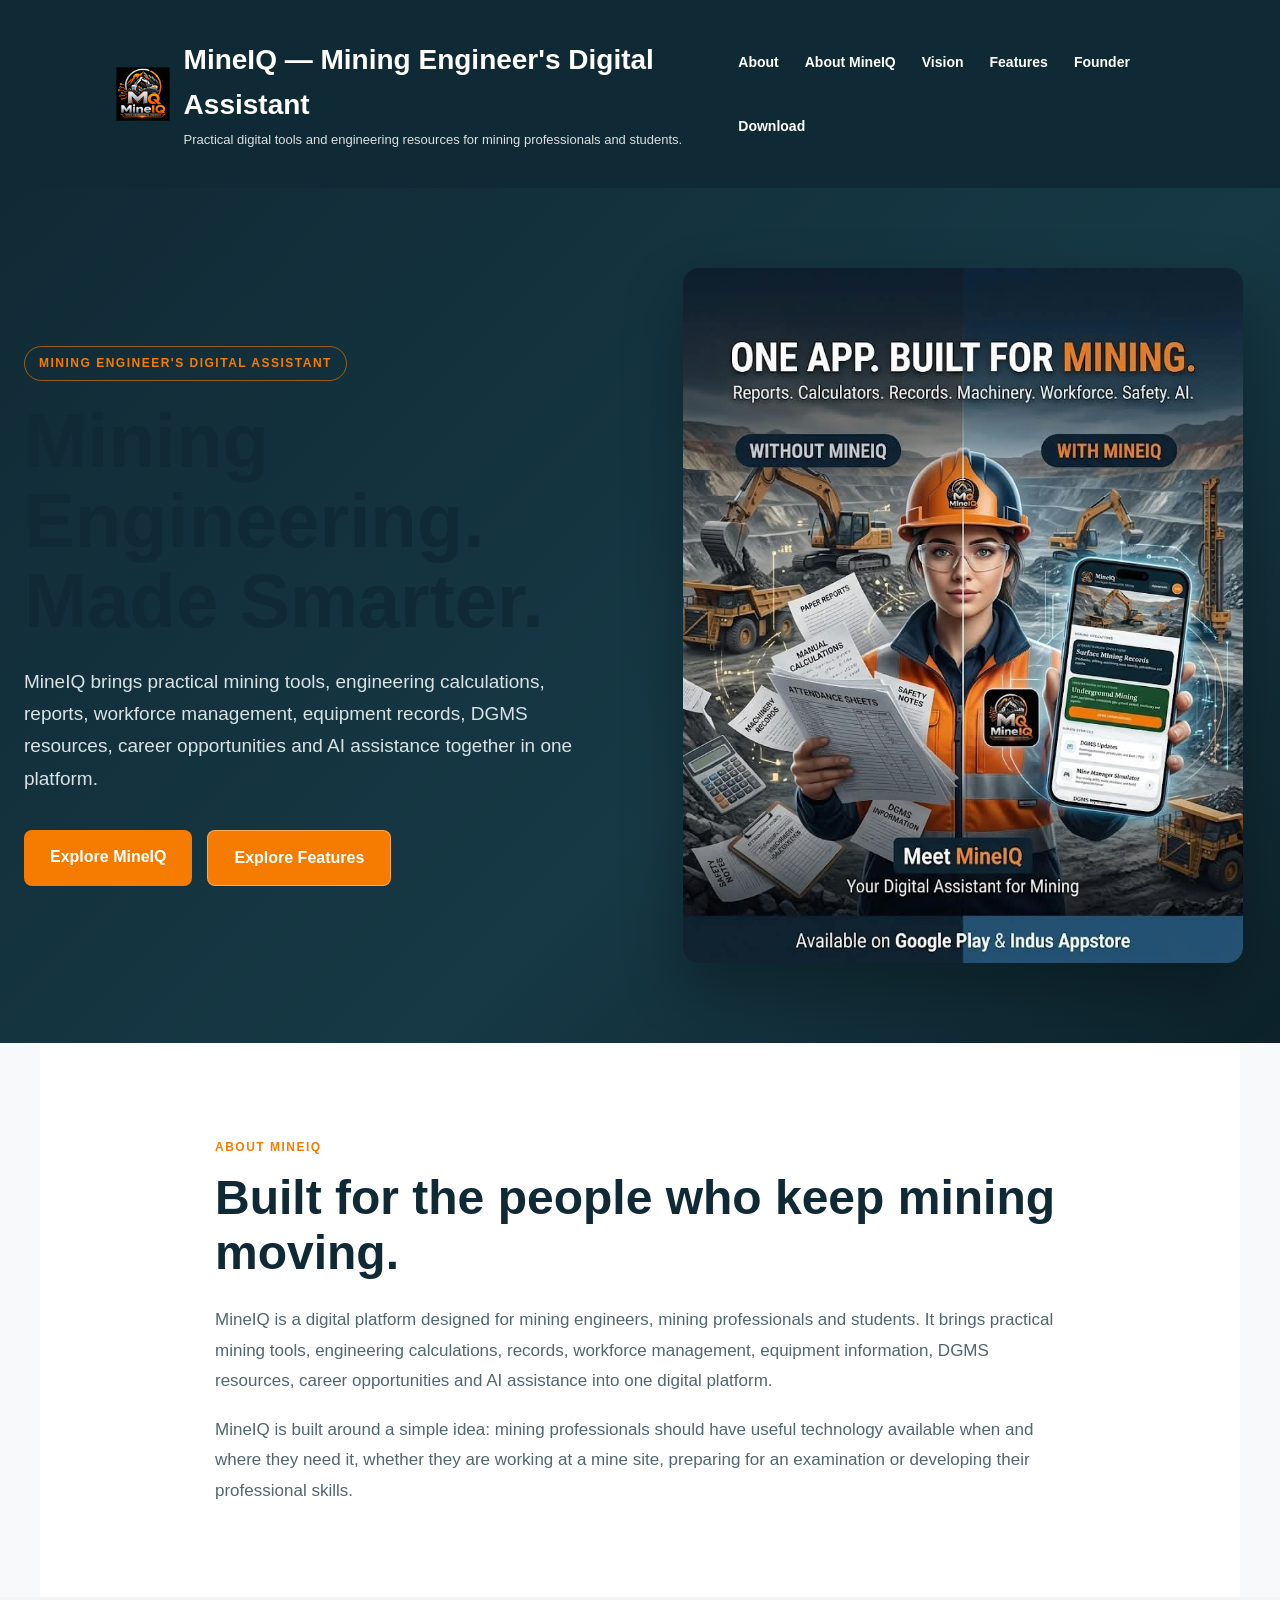
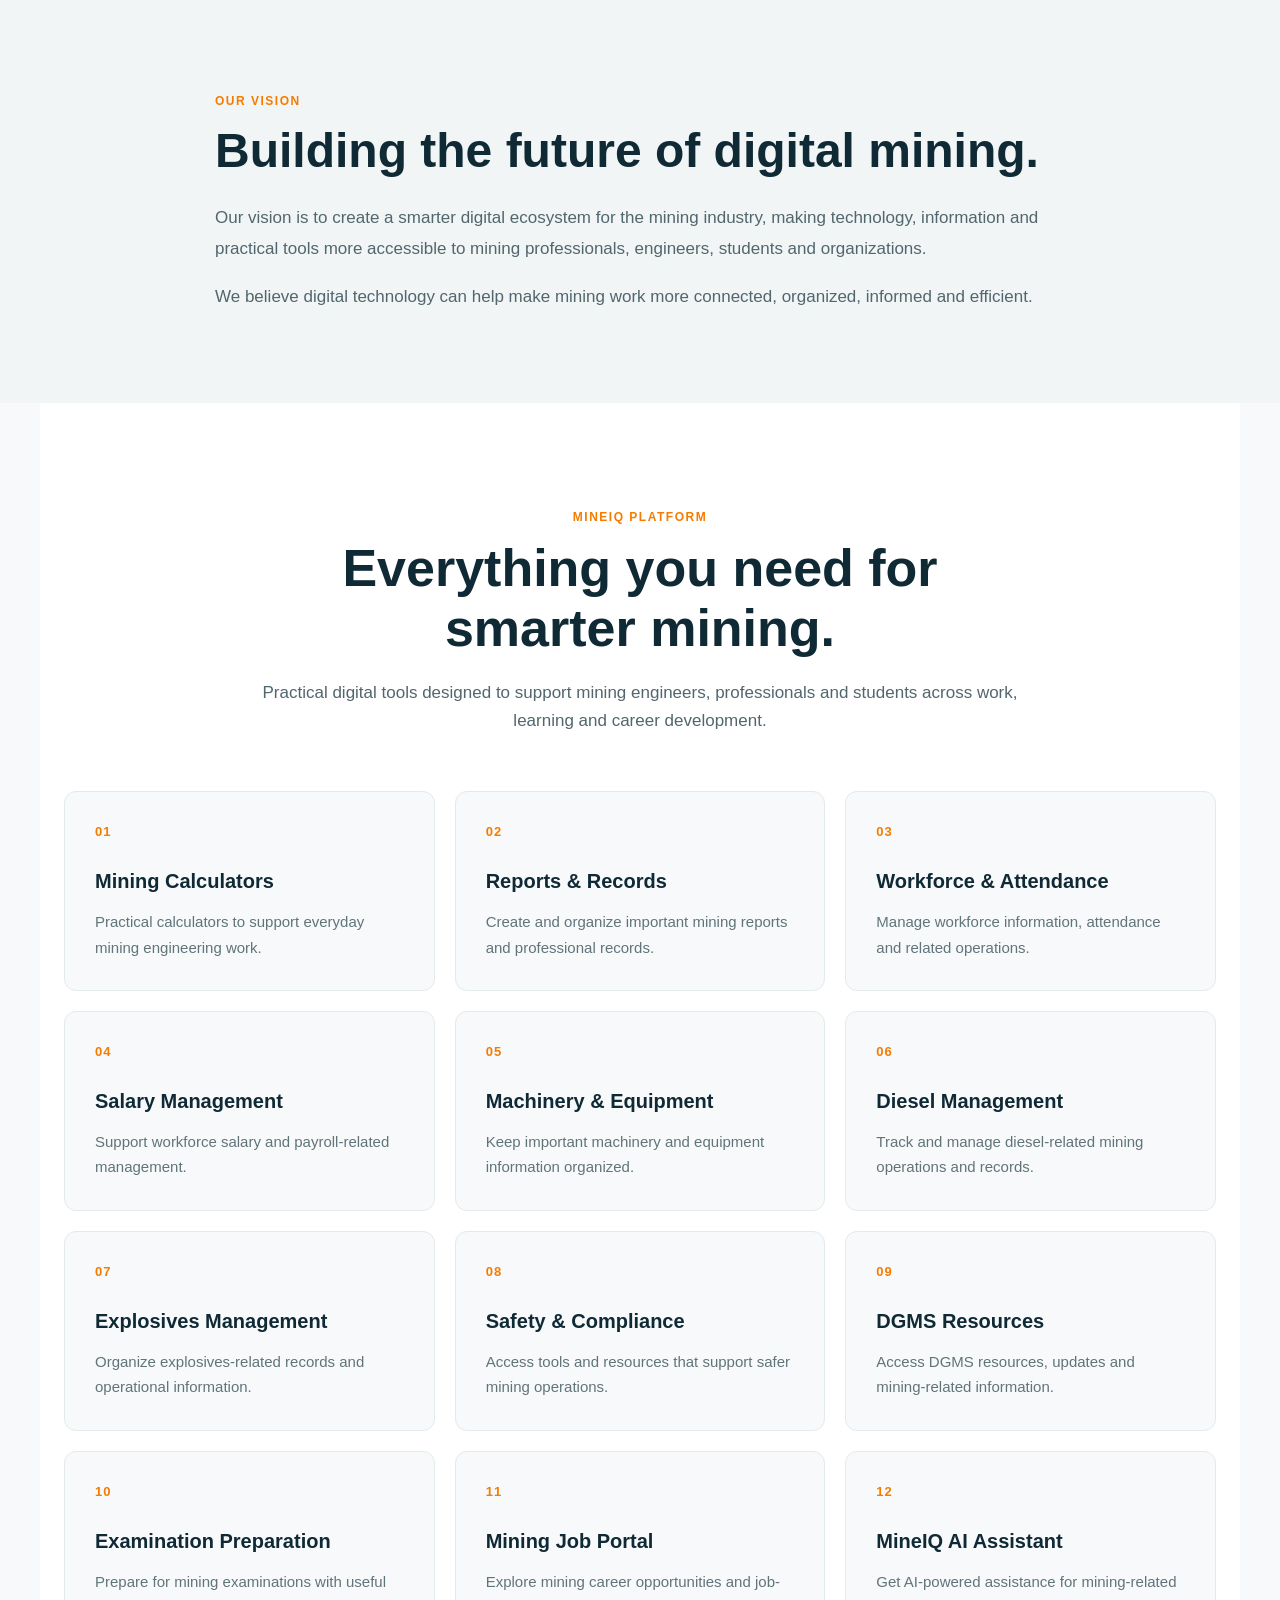
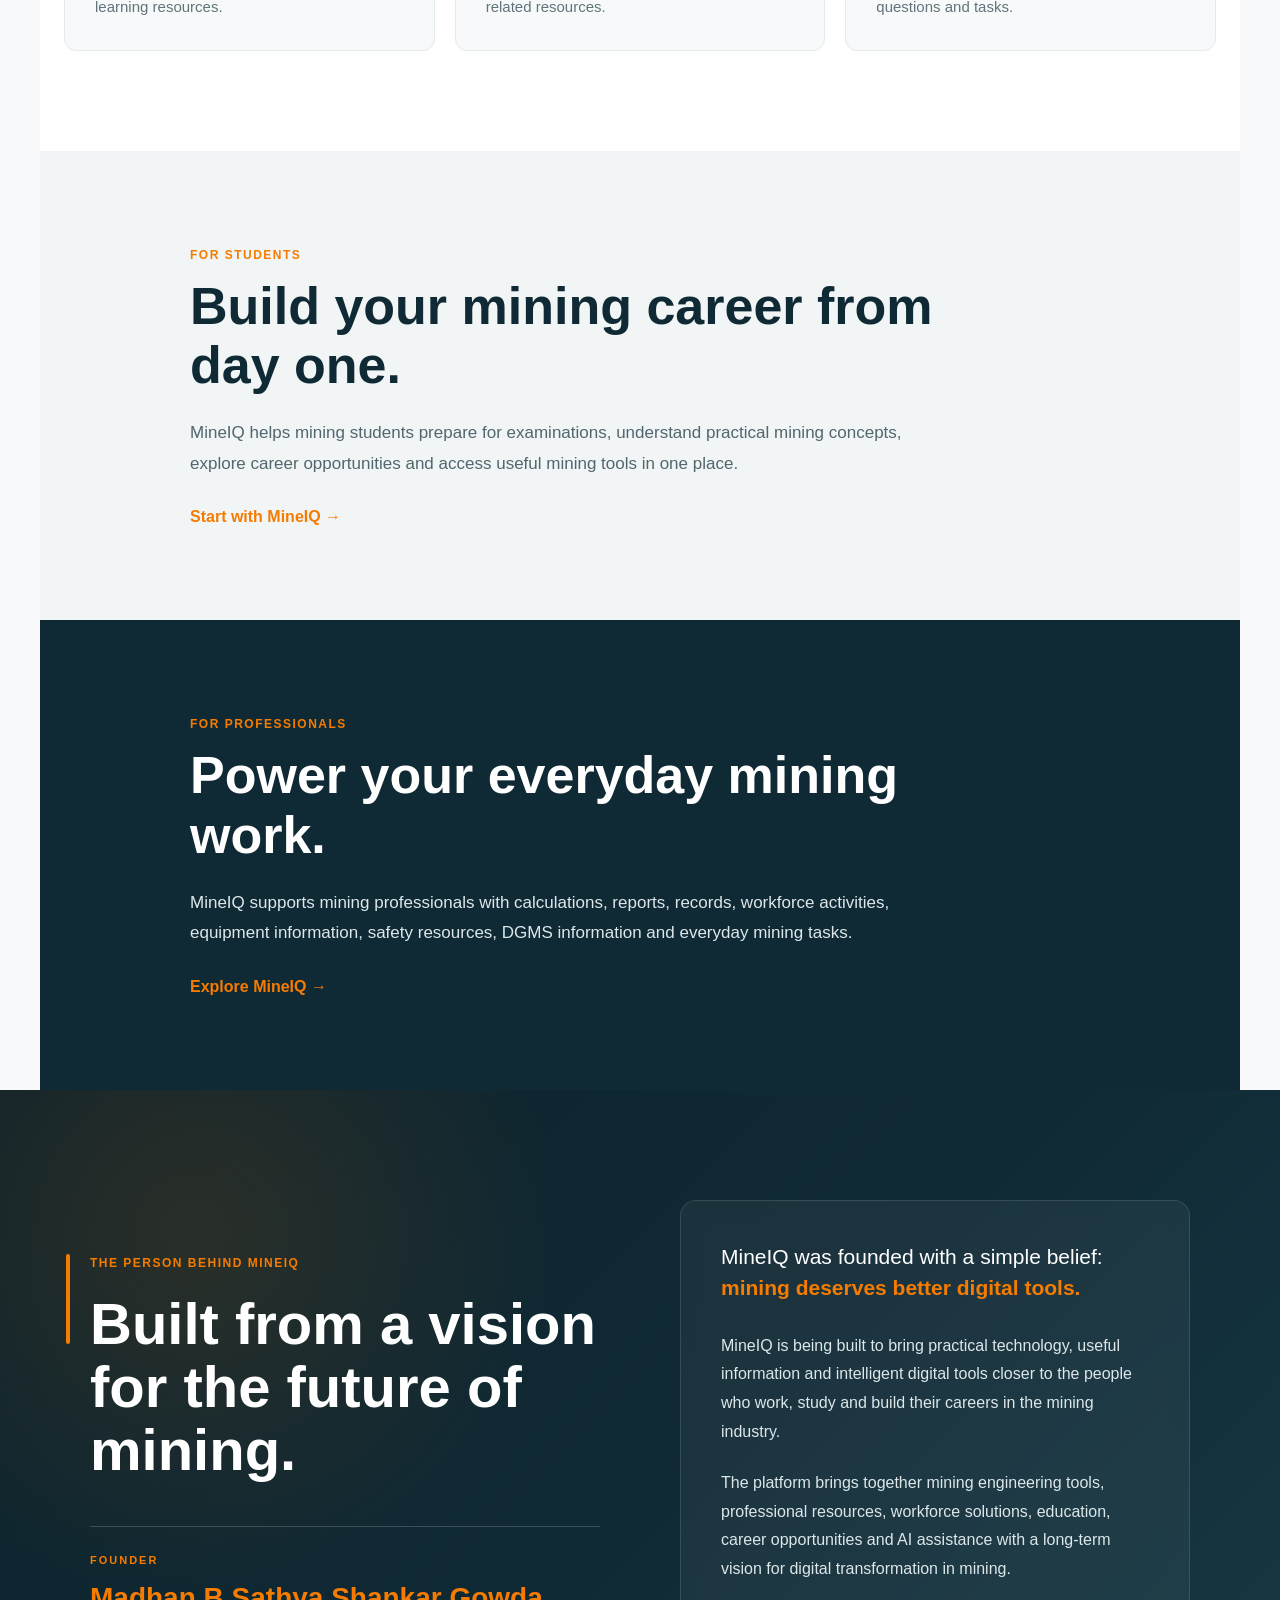
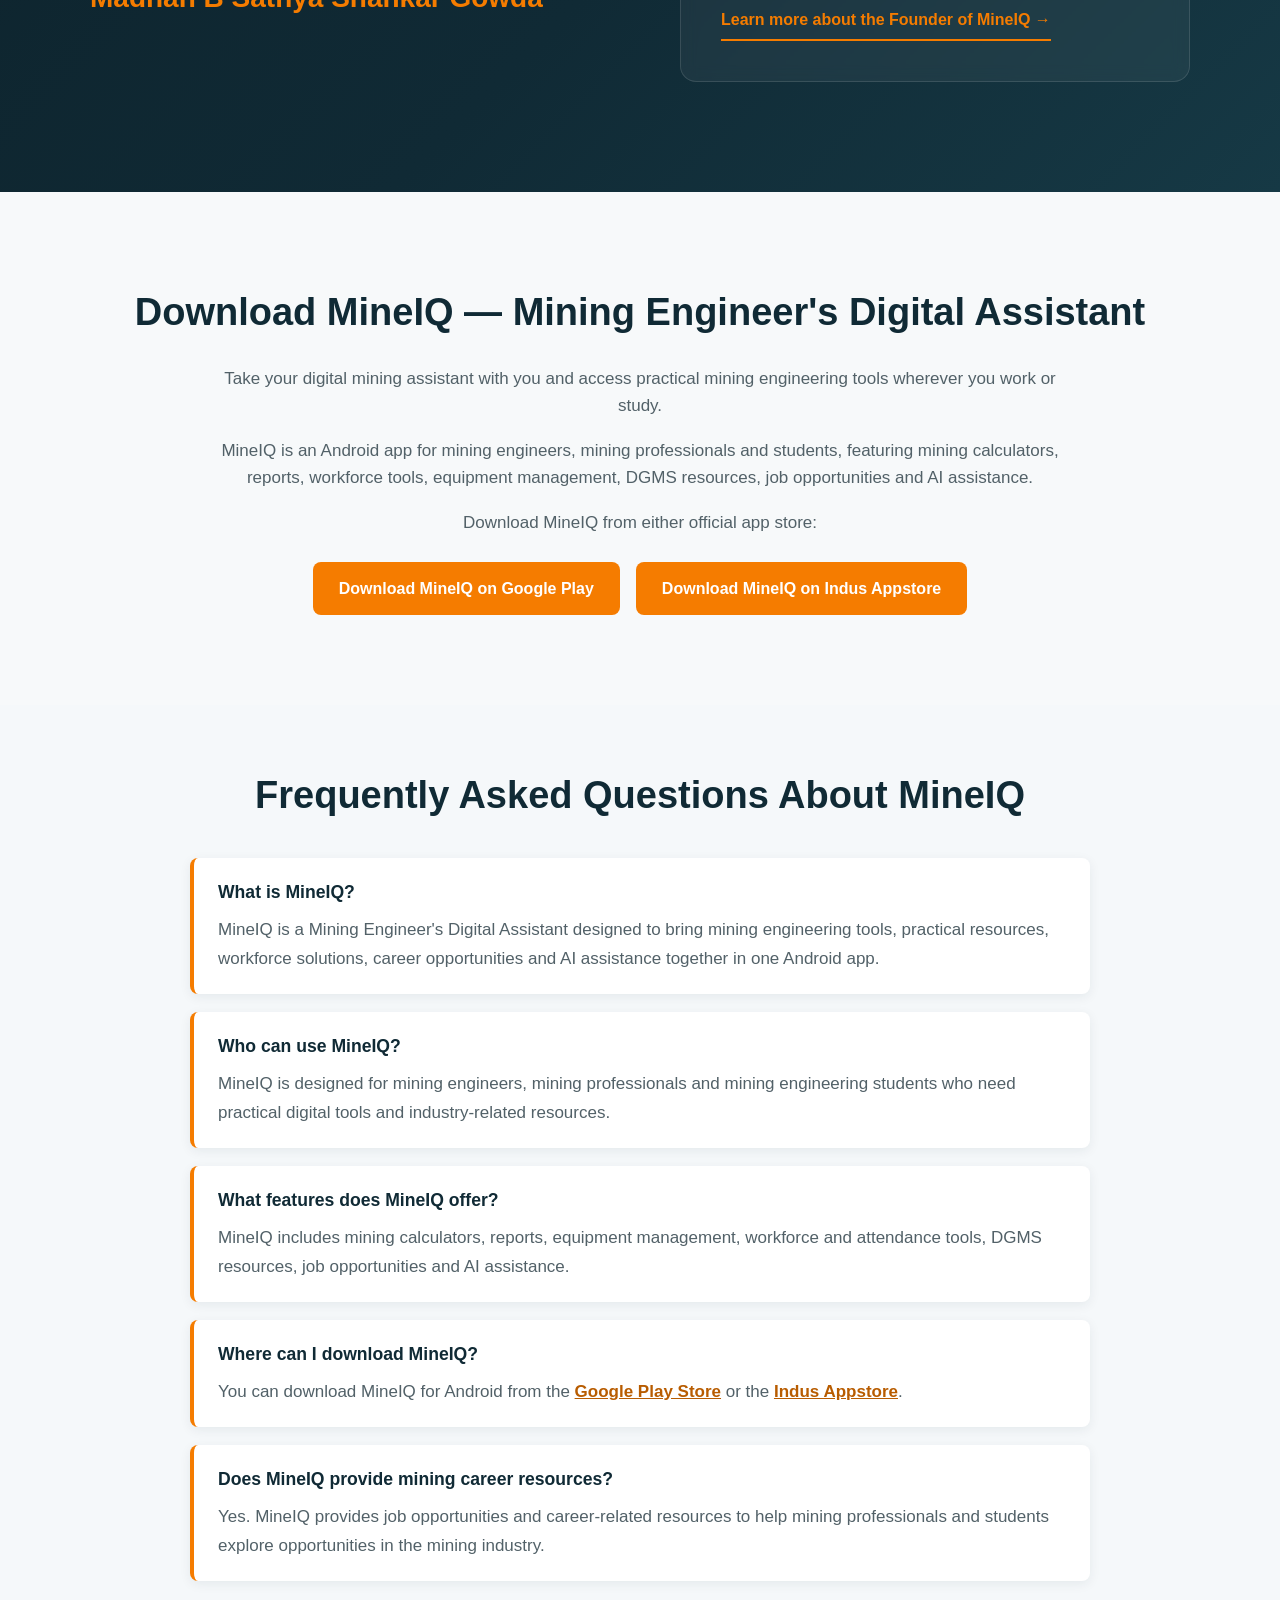
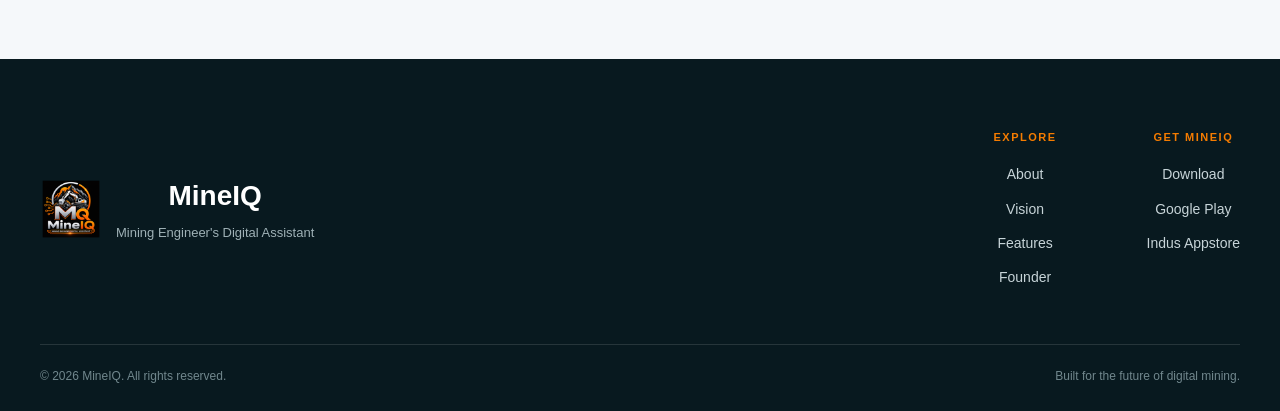
<file: index.html>
<!DOCTYPE html>
<html lang="en">
<head>
    <meta name="google-site-verification" content="JLLKPLL1RhQAv298eK2ovdmrZ_ZC0Y5gf6eBC6UBMGE">

    <meta charset="UTF-8">
    <meta name="viewport" content="width=device-width, initial-scale=1.0">
    <meta name="theme-color" content="#102a35">

    <title>MineIQ | Mining Engineer's Digital Assistant</title>

    <meta name="description" content="MineIQ is a Mining Engineer's Digital Assistant for mining engineers, professionals and students, offering mining calculators, reports, workforce tools, equipment management, DGMS resources, jobs and AI assistance.">

    <meta name="keywords" content="MineIQ, mining app, mining engineering, mining engineer, mining calculator, DGMS, mining jobs, mining AI, mining students">
    <meta name="author" content="MineIQ">
    <meta name="robots" content="index, follow">

    <link rel="canonical" href="https://officialmineiq-dotcom.github.io/mineiq-website/">

    <meta property="og:type" content="website">
    <meta property="og:site_name" content="MineIQ">
    <meta property="og:title" content="MineIQ | Mining Engineer's Digital Assistant">
    <meta property="og:description" content="Explore MineIQ's mining calculators, engineering resources, workforce tools, equipment management, DGMS resources, jobs and AI assistance.">
    <meta property="og:url" content="https://officialmineiq-dotcom.github.io/mineiq-website/">
    <meta property="og:image" content="https://officialmineiq-dotcom.github.io/mineiq-website/images/mineiq-logo.png">
    <meta property="og:image:alt" content="MineIQ — Mining Engineer's Digital Assistant logo">

    <meta name="twitter:card" content="summary_large_image">
    <meta name="twitter:title" content="MineIQ | Mining Engineer's Digital Assistant">
    <meta name="twitter:description" content="Mining calculators, engineering resources, workforce tools, DGMS resources, jobs and AI assistance in one platform.">
    <meta name="twitter:image" content="https://officialmineiq-dotcom.github.io/mineiq-website/images/mineiq-logo.png">
    <meta name="twitter:image:alt" content="MineIQ — Mining Engineer's Digital Assistant logo">

<link rel="icon" type="image/png" href="images/mineiq-logo.png">
<link rel="stylesheet" href="style.css">
</head>

<body>

    <header>
    <div class="header-content">

        <a href="#hero" class="brand">
            <img src="images/mineiq-logo.png" alt="MineIQ — Mining Engineer's Digital Assistant">
            <div>
               <h1>MineIQ — Mining Engineer's Digital Assistant</h1>
<p>Practical digital tools and engineering resources for mining professionals and students.</p>

            </div>
        </a>

       
<nav>
    <a href="#about">About</a>
    <a href="about.html">About MineIQ</a>
    <a href="#vision">Vision</a>
    <a href="#features">Features</a>
    <a href="about.html#founder">Founder</a>
    <a href="#download">Download</a>
</nav>

    </div>
</header>

    <main>

      <section id="hero">

    <div class="hero-layout">

        <div class="hero-content">

            <span class="hero-label">MINING ENGINEER'S DIGITAL ASSISTANT</span>

            <h2>Mining Engineering.<br>Made Smarter.</h2>

            <p>
                MineIQ brings practical mining tools, engineering calculations,
                reports, workforce management, equipment records, DGMS resources,
                career opportunities and AI assistance together in one platform.
            </p>

            <div class="hero-buttons">

                <a href="#download" class="hero-primary">
                    Explore MineIQ
                </a>

                <a href="#features" class="hero-secondary">
                    Explore Features
                </a>

            </div>

        </div>

        <div class="hero-visual">

            <img
    src="images/mineiq-without-with.jpeg"
    alt="Comparison illustrating how MineIQ helps mining engineers access digital mining tools and engineering resources"
>

        </div>

    </div>

</section>

      <section id="about">

    <div class="section-content">

        <span class="section-label">ABOUT MINEIQ</span>

        <h2>Built for the people who keep mining moving.</h2>

        <p>
            MineIQ is a digital platform designed for mining engineers,
            mining professionals and students. It brings practical mining
            tools, engineering calculations, records, workforce management,
            equipment information, DGMS resources, career opportunities
            and AI assistance into one digital platform.
        </p>

        <p>
            MineIQ is built around a simple idea: mining professionals
            should have useful technology available when and where they
            need it, whether they are working at a mine site, preparing
            for an examination or developing their professional skills.
        </p>

    </div>

</section>


<section id="vision">

    <div class="section-content">

        <span class="section-label">OUR VISION</span>

        <h2>Building the future of digital mining.</h2>

        <p>
            Our vision is to create a smarter digital ecosystem for the
            mining industry, making technology, information and practical
            tools more accessible to mining professionals, engineers,
            students and organizations.
        </p>

        <p>
            We believe digital technology can help make mining work more
            connected, organized, informed and efficient.
        </p>

    </div>

</section>


      <section id="features">

    <div class="features-header">

        <span class="section-label">MINEIQ PLATFORM</span>

        <h2>Everything you need for smarter mining.</h2>

        <p>
            Practical digital tools designed to support mining engineers,
            professionals and students across work, learning and career development.
        </p>

    </div>

    <div class="feature-grid">

        <div class="feature-card">
            <div class="feature-number">01</div>
            <h3>Mining Calculators</h3>
            <p>Practical calculators to support everyday mining engineering work.</p>
        </div>

        <div class="feature-card">
            <div class="feature-number">02</div>
            <h3>Reports & Records</h3>
            <p>Create and organize important mining reports and professional records.</p>
        </div>

        <div class="feature-card">
            <div class="feature-number">03</div>
            <h3>Workforce & Attendance</h3>
            <p>Manage workforce information, attendance and related operations.</p>
        </div>

        <div class="feature-card">
            <div class="feature-number">04</div>
            <h3>Salary Management</h3>
            <p>Support workforce salary and payroll-related management.</p>
        </div>

        <div class="feature-card">
            <div class="feature-number">05</div>
            <h3>Machinery & Equipment</h3>
            <p>Keep important machinery and equipment information organized.</p>
        </div>

        <div class="feature-card">
            <div class="feature-number">06</div>
            <h3>Diesel Management</h3>
            <p>Track and manage diesel-related mining operations and records.</p>
        </div>

        <div class="feature-card">
            <div class="feature-number">07</div>
            <h3>Explosives Management</h3>
            <p>Organize explosives-related records and operational information.</p>
        </div>

        <div class="feature-card">
            <div class="feature-number">08</div>
            <h3>Safety & Compliance</h3>
            <p>Access tools and resources that support safer mining operations.</p>
        </div>

        <div class="feature-card">
            <div class="feature-number">09</div>
            <h3>DGMS Resources</h3>
            <p>Access DGMS resources, updates and mining-related information.</p>
        </div>

        <div class="feature-card">
            <div class="feature-number">10</div>
            <h3>Examination Preparation</h3>
            <p>Prepare for mining examinations with useful learning resources.</p>
        </div>

        <div class="feature-card">
            <div class="feature-number">11</div>
            <h3>Mining Job Portal</h3>
            <p>Explore mining career opportunities and job-related resources.</p>
        </div>

        <div class="feature-card">
            <div class="feature-number">12</div>
            <h3>MineIQ AI Assistant</h3>
            <p>Get AI-powered assistance for mining-related questions and tasks.</p>
        </div>

    </div>

</section>

        <section id="students">

    <div class="audience-card">

        <span class="section-label">FOR STUDENTS</span>

        <h2>Build your mining career from day one.</h2>

        <p>
            MineIQ helps mining students prepare for examinations,
            understand practical mining concepts, explore career
            opportunities and access useful mining tools in one place.
        </p>

        <a href="#download" class="audience-link">
            Start with MineIQ →
        </a>

    </div>

</section>


<section id="professionals">

    <div class="audience-card">

        <span class="section-label">FOR PROFESSIONALS</span>

        <h2>Power your everyday mining work.</h2>

        <p>
            MineIQ supports mining professionals with calculations,
            reports, records, workforce activities, equipment information,
            safety resources, DGMS information and everyday mining tasks.
        </p>

        <a href="#download" class="audience-link">
            Explore MineIQ →
        </a>

    </div>

</section>

      <section id="founder">

    <div class="founder-wrapper">

        <div class="founder-intro">

            <span class="section-label">THE PERSON BEHIND MINEIQ</span>

            <h2>Built from a vision for the future of mining.</h2>

            <div class="founder-name">
                <span>FOUNDER</span>
                <h3>Madhan B Sathya Shankar Gowda</h3>
            </div>

        </div>

        <div class="founder-content">

            <p class="founder-lead">
                MineIQ was founded with a simple belief:
                <strong>mining deserves better digital tools.</strong>
            </p>

            <p>
                MineIQ is being built to bring practical technology,
                useful information and intelligent digital tools closer
                to the people who work, study and build their careers
                in the mining industry.
            </p>

            <p>
                The platform brings together mining engineering tools,
                professional resources, workforce solutions, education,
                career opportunities and AI assistance with a long-term
                vision for digital transformation in mining.
            </p>
           
     <p class="founder-profile-link">
    <a href="about.html#founder">
        Learn more about the Founder of MineIQ →
    </a>
</p>

        </div>

    </div>

</section>

      <section id="download">

    <h2>Download MineIQ — Mining Engineer's Digital Assistant</h2>

    <p>
        Take your digital mining assistant with you and access
        practical mining engineering tools wherever you work or study.
    </p>

    <p>
        MineIQ is an Android app for mining engineers, mining professionals
        and students, featuring mining calculators, reports, workforce tools,
        equipment management, DGMS resources, job opportunities and AI assistance.
    </p>

    <p>
        Download MineIQ from either official app store:
    </p>

    <div class="download-buttons">

        <a
            href="https://play.google.com/store/apps/details?id=com.mineiq.miningassistant"
            class="download-button"
            target="_blank"
            rel="noopener noreferrer"
        >
            Download MineIQ on Google Play
        </a>

        <a
            href="https://indusapp.store/iy4x8r87"
            class="download-button"
            target="_blank"
            rel="noopener noreferrer"
        >
            Download MineIQ on Indus Appstore
        </a>

    </div>

</section>

    </main>

   
<section id="faq">
    <h2>Frequently Asked Questions About MineIQ</h2>

    <div class="faq-item">
        <h3>What is MineIQ?</h3>
        <p>MineIQ is a Mining Engineer's Digital Assistant designed to bring mining engineering tools, practical resources, workforce solutions, career opportunities and AI assistance together in one Android app.</p>
    </div>

    <div class="faq-item">
        <h3>Who can use MineIQ?</h3>
        <p>MineIQ is designed for mining engineers, mining professionals and mining engineering students who need practical digital tools and industry-related resources.</p>
    </div>

    <div class="faq-item">
        <h3>What features does MineIQ offer?</h3>
        <p>MineIQ includes mining calculators, reports, equipment management, workforce and attendance tools, DGMS resources, job opportunities and AI assistance.</p>
    </div>

    <div class="faq-item">
        <h3>Where can I download MineIQ?</h3>
        <p>You can download MineIQ for Android from the <a href="https://play.google.com/store/apps/details?id=com.mineiq.miningassistant" target="_blank" rel="noopener noreferrer">Google Play Store</a> or the <a href="https://indusapp.store/iy4x8r87" target="_blank" rel="noopener noreferrer">Indus Appstore</a>.</p>
    </div>

    <div class="faq-item">
        <h3>Does MineIQ provide mining career resources?</h3>
        <p>Yes. MineIQ provides job opportunities and career-related resources to help mining professionals and students explore opportunities in the mining industry.</p>
    </div>
</section>


    <footer>

    <div class="footer-content">

        <div class="footer-brand">

            <img
                src="images/mineiq-logo.png"
                 alt="MineIQ — Mining Engineer's Digital Assistant"
            >

            <div>
                <h2>MineIQ</h2>
                <p>Mining Engineer's Digital Assistant</p>
            </div>

        </div>

        <div class="footer-links">

            <div>
                <span>EXPLORE</span>
                <a href="#about">About</a>
                <a href="#vision">Vision</a>
                <a href="#features">Features</a>
                <a href="#founder">Founder</a>
            </div>

            <div>
                <span>GET MINEIQ</span>
                <a href="#download">Download</a>
                <a
                    href="https://play.google.com/store/apps/details?id=com.mineiq.miningassistant"
                    target="_blank"
                    rel="noopener"
                >
                    Google Play
                </a>
                <a
                    href="https://indusapp.store/iy4x8r87"
                    target="_blank"
                    rel="noopener"
                >
                    Indus Appstore
                </a>
            </div>

        </div>

    </div>

    <div class="footer-bottom">

        <p>
            &copy; 2026 MineIQ. All rights reserved.
        </p>

        <p>
            Built for the future of digital mining.
        </p>

    </div>

</footer>

<script>
    const revealElements = document.querySelectorAll(
        "#about, #vision, #features, #students, #professionals, #founder, #download"
    );

    revealElements.forEach(element => {
        element.classList.add("reveal");
    });

    const revealObserver = new IntersectionObserver(
        entries => {
            entries.forEach(entry => {
                if (entry.isIntersecting) {
                    entry.target.classList.add("visible");
                    revealObserver.unobserve(entry.target);
                }
            });
        },
        {
            threshold: 0.15
        }
    );

    revealElements.forEach(element => {
        revealObserver.observe(element);
    });
</script>


<script type="application/ld+json">
{
  "@context": "https://schema.org",
  "@type": "Organization",
  "@id": "https://officialmineiq-dotcom.github.io/mineiq-website/#organization",
  "name": "MineIQ",
  "url": "https://officialmineiq-dotcom.github.io/mineiq-website/",
  "logo": "https://officialmineiq-dotcom.github.io/mineiq-website/images/mineiq-logo.png",
  "description": "MineIQ is a Mining Engineer's Digital Assistant for mining engineers, mining professionals and students.",
  "founder": {
    "@type": "Person",
    "@id": "https://officialmineiq-dotcom.github.io/mineiq-website/about.html#founder",
    "name": "Madhan B Sathya Shankar Gowda",
    "jobTitle": "Founder of MineIQ",
    "url": "https://officialmineiq-dotcom.github.io/mineiq-website/about.html#founder",
    "image": "https://officialmineiq-dotcom.github.io/mineiq-website/images/Founder.png",
    "sameAs": [
        "https://www.linkedin.com/in/madhan-b-sathya-shankar-gowda-945483428/"
    ]
},

  "sameAs": [
    "https://www.linkedin.com/in/madhan-b-sathya-shankar-gowda-945483428/",
    "https://www.instagram.com/mineiqofficial/"
  ]
}
</script>


<script type="application/ld+json">
{
  "@context": "https://schema.org",
  "@type": "WebSite",
  "@id": "https://officialmineiq-dotcom.github.io/mineiq-website/#website",
  "name": "MineIQ",
  "url": "https://officialmineiq-dotcom.github.io/mineiq-website/",
  "description": "MineIQ — Mining Engineer's Digital Assistant for mining professionals and students.",
  "publisher": {
    "@id": "https://officialmineiq-dotcom.github.io/mineiq-website/#organization"
  },
  "inLanguage": "en"
}
</script>


<script type="application/ld+json">
{
  "@context": "https://schema.org",
  "@type": "SoftwareApplication",
  "name": "MineIQ",
  "applicationCategory": "BusinessApplication",
  "operatingSystem": "Android",
  "description": "MineIQ is a Mining Engineer's Digital Assistant offering mining calculators, reports, workforce and attendance tools, equipment management, DGMS resources, job opportunities and AI assistance.",
  "url": "https://officialmineiq-dotcom.github.io/mineiq-website/",
  "image": "https://officialmineiq-dotcom.github.io/mineiq-website/images/mineiq-logo.png",
  "downloadUrl": [
    "https://play.google.com/store/apps/details?id=com.mineiq.miningassistant",
    "https://indusapp.store/iy4x8r87"
  ],
  "publisher": {
    "@type": "Organization",
    "@id": "https://officialmineiq-dotcom.github.io/mineiq-website/#organization",
    "name": "MineIQ",
    "url": "https://officialmineiq-dotcom.github.io/mineiq-website/"
}

}
</script>


<script type="application/ld+json">
{
  "@context": "https://schema.org",
  "@type": "FAQPage",
  "mainEntity": [
    {
      "@type": "Question",
      "name": "What is MineIQ?",
      "acceptedAnswer": {
        "@type": "Answer",
        "text": "MineIQ is a Mining Engineer's Digital Assistant designed to bring mining engineering tools, practical resources, workforce solutions, career opportunities and AI assistance together in one Android app."
      }
    },
    {
      "@type": "Question",
      "name": "Who can use MineIQ?",
      "acceptedAnswer": {
        "@type": "Answer",
        "text": "MineIQ is designed for mining engineers, mining professionals and mining engineering students who need practical digital tools and industry-related resources."
      }
    },
    {
      "@type": "Question",
      "name": "What features does MineIQ offer?",
      "acceptedAnswer": {
        "@type": "Answer",
        "text": "MineIQ includes mining calculators, reports, equipment management, workforce and attendance tools, DGMS resources, job opportunities and AI assistance."
      }
    },
    {
      "@type": "Question",
      "name": "Where can I download MineIQ?",
      "acceptedAnswer": {
        "@type": "Answer",
        "text": "MineIQ for Android is available on the Google Play Store and Indus Appstore."
      }
    },
    {
      "@type": "Question",
      "name": "Does MineIQ provide mining career resources?",
      "acceptedAnswer": {
        "@type": "Answer",
        "text": "MineIQ provides job opportunities and career-related resources to help mining professionals and students explore opportunities in the mining industry."
      }
    }
  ]
}
</script>


</body>
</html>
</file>
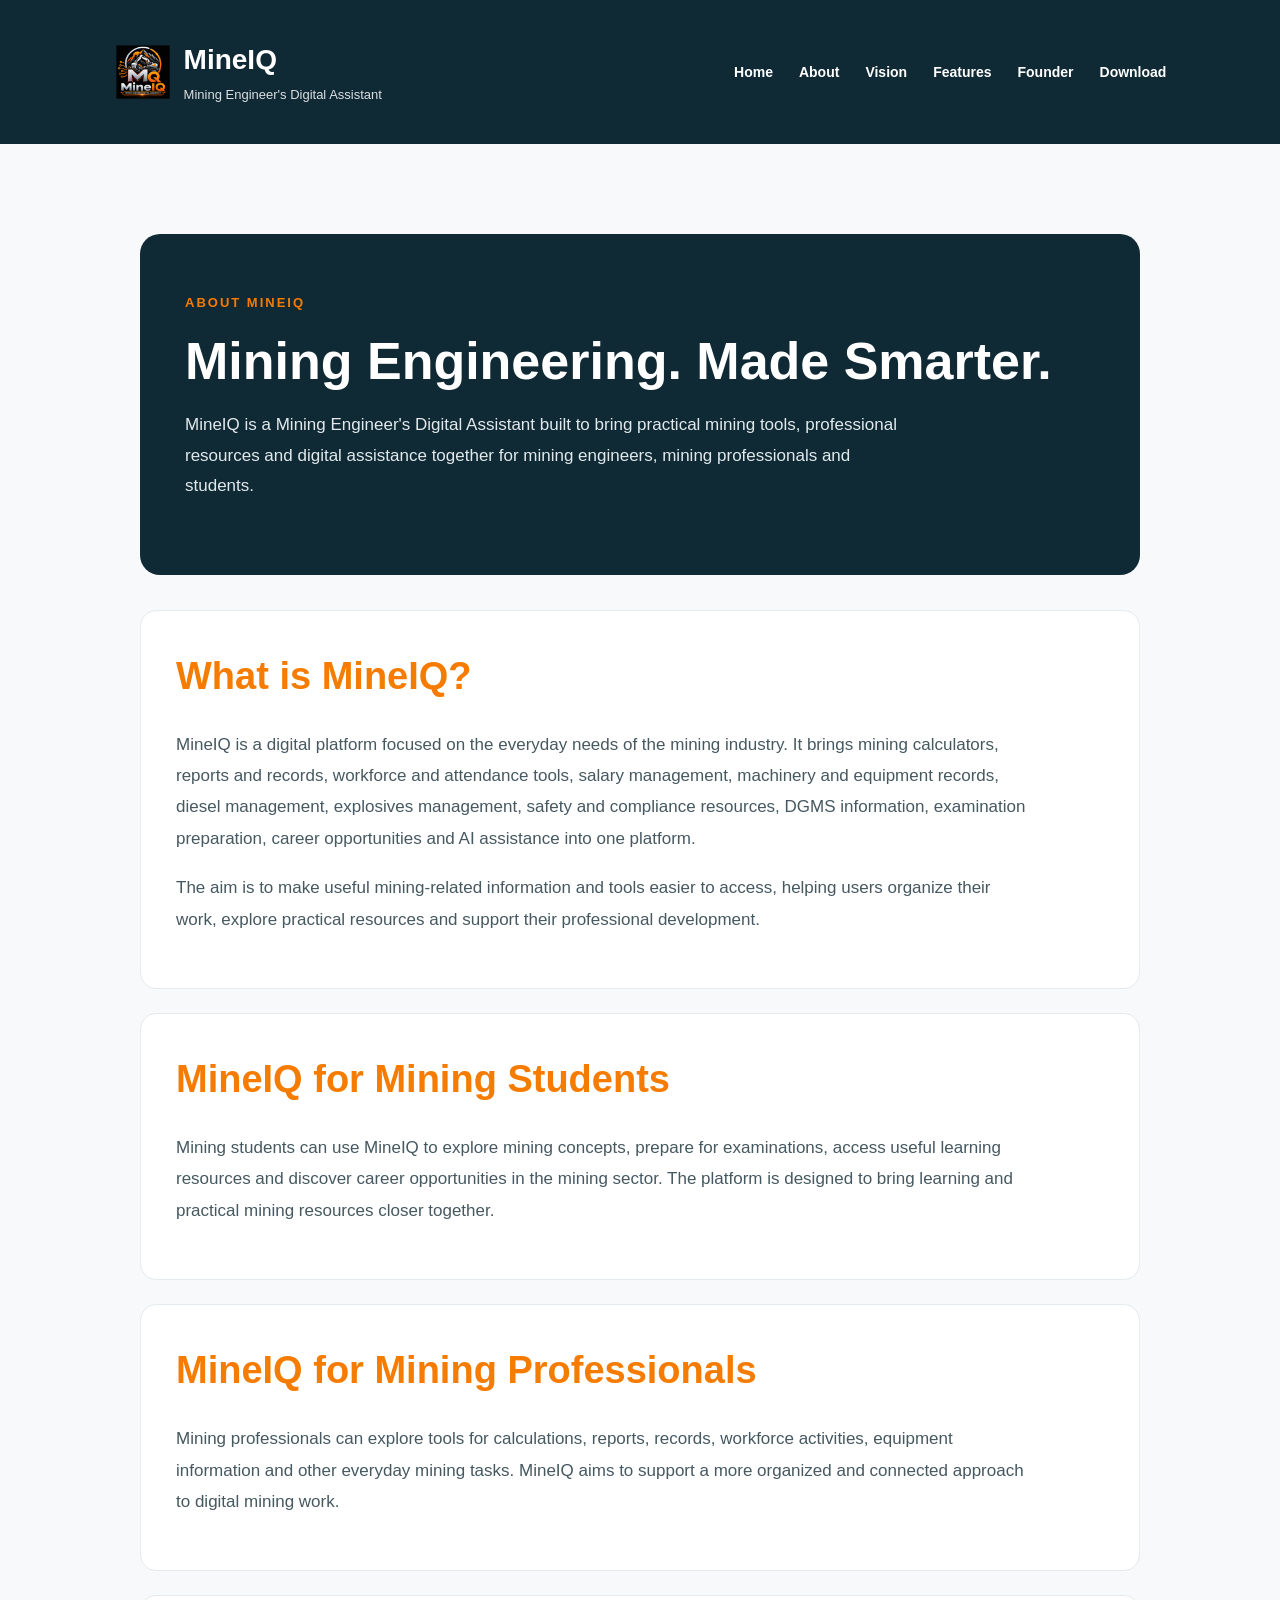
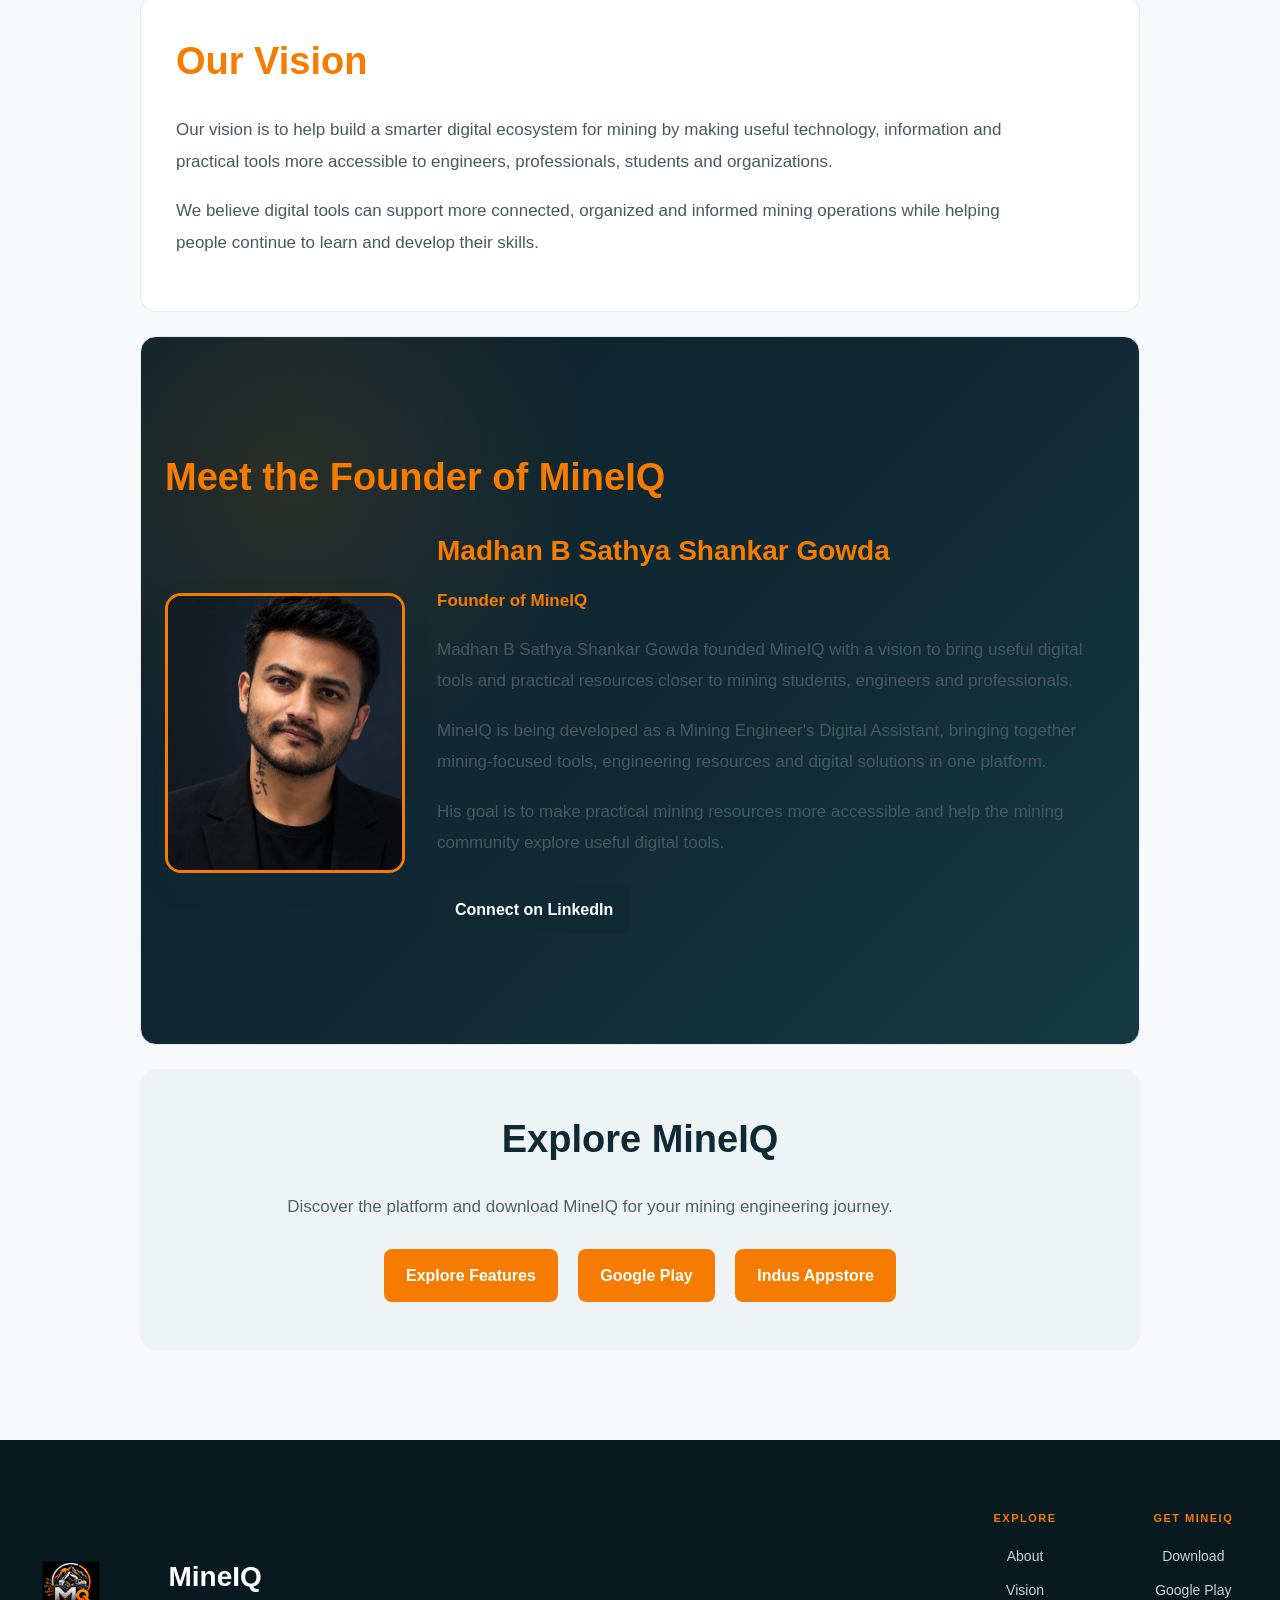
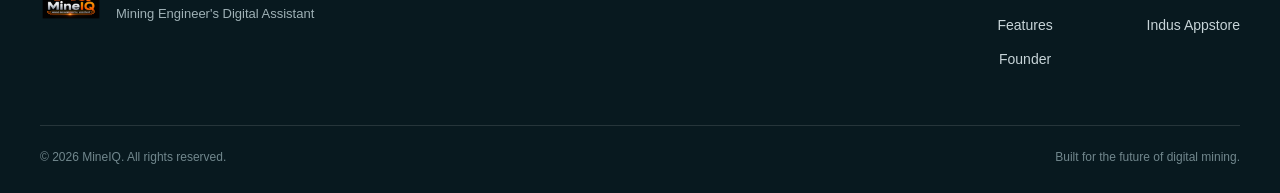
<file: about.html>
<!DOCTYPE html>
<html lang="en">
<head>
    <meta charset="UTF-8">
    <meta name="viewport" content="width=device-width, initial-scale=1.0">
    <meta name="theme-color" content="#102a35">

    <title>About MineIQ | Mining Engineer's Digital Assistant</title>
    <meta name="description" content="Discover MineIQ, a Mining Engineer's Digital Assistant for mining professionals and students, with engineering tools, equipment records, workforce management, DGMS resources, career opportunities and AI assistance.">
    <meta name="robots" content="index, follow">
    <link rel="canonical" href="https://officialmineiq-dotcom.github.io/mineiq-website/about.html">

    <meta property="og:type" content="website">
    <meta property="og:title" content="About MineIQ | Mining Engineer's Digital Assistant">
    <meta property="og:description" content="Learn how MineIQ brings mining engineering tools, practical resources and digital assistance together for professionals and students.">
    <meta property="og:url" content="https://officialmineiq-dotcom.github.io/mineiq-website/about.html">
    <meta property="og:image" content="https://officialmineiq-dotcom.github.io/mineiq-website/images/mineiq-logo.png">
<meta property="og:site_name" content="MineIQ">
<meta property="og:image:alt" content="MineIQ — Mining Engineer's Digital Assistant logo">
<meta name="twitter:card" content="summary_large_image">

    <link rel="icon" type="image/png" href="images/mineiq-logo.png">
    <link rel="stylesheet" href="style.css">

    <style>
        .about-page {
            min-height: 70vh;
            padding: 90px 24px;
            background: #f7f9fa;
        }

        .about-container {
            max-width: 1000px;
            margin: 0 auto;
        }

        .about-hero {
            padding: 55px 45px;
            background: #102a35;
            color: #ffffff;
            border-radius: 20px;
            margin-bottom: 35px;
        }

        .about-label {
            color: #f57c00;
            font-size: 13px;
            font-weight: 700;
            letter-spacing: 2px;
        }

        .about-hero h1 {
            margin: 18px 0;
            font-size: clamp(32px, 5vw, 52px);
            line-height: 1.15;
        }

        .about-hero p {
            max-width: 720px;
            line-height: 1.8;
            color: #e1e9ec;
        }

        .about-content {
            padding: 35px;
            margin-bottom: 24px;
            background: #ffffff;
            border: 1px solid #e4eaed;
            border-radius: 16px;
        }

        .about-content h2 {
            color: #f57c00;
            margin-top: 0;
        }

        .about-content p,
        .about-content li {
            color: #465960;
            line-height: 1.85;
        }

        .about-content li {
            margin-bottom: 10px;
        }
        
          
        /* Founder profile */
        .founder-profile-content {
            display: flex;
            align-items: center;
            gap: 32px;
            margin-top: 24px;
        }

        .founder-photo {
            display: block;
            width: 240px;
            height: 280px;
            flex: 0 0 240px;
            object-fit: cover;
            object-position: center;
            border: 3px solid #f57c00;
            border-radius: 16px;
            box-shadow: 0 12px 28px rgba(16, 42, 53, 0.14);
        }

        .founder-details {
            flex: 1;
            min-width: 0;
        }

        .founder-details h3 {
            margin: 0 0 8px;
            color: #102a35;
            font-size: 25px;
            line-height: 1.35;
        }

        .founder-details .founder-role {
            margin-top: 0;
            color: #f57c00;
            font-weight: 700;
        }

        .founder-details a {
            display: inline-block;
            margin-top: 8px;
            padding: 12px 18px;
            background: #102a35;
            color: #ffffff;
            text-decoration: none;
            font-weight: 700;
            border-radius: 8px;
            transition: opacity 0.2s ease;
        }

        .founder-details a:hover {
            opacity: 0.85;
        }

        @media (max-width: 600px) {
            .founder-profile-content {
                flex-direction: column;
                align-items: flex-start;
                gap: 22px;
            }

            .founder-photo {
                width: min(100%, 280px);
                height: 300px;
                flex-basis: auto;
            }

            .founder-details h3 {
                font-size: 22px;
            }
        }


        .about-cta {
            text-align: center;
            padding: 40px 25px;
            background: #eef3f5;
            border-radius: 16px;
        }

        .about-cta h2 {
            color: #102a35;
        }

        .about-cta p {
            line-height: 1.8;
        }

        .about-cta a {
            display: inline-block;
            margin: 8px;
            padding: 14px 22px;
            background: #f57c00;
            color: #ffffff;
            text-decoration: none;
            font-weight: 700;
            border-radius: 8px;
        }

        .about-cta a:hover {
            opacity: 0.9;
        }

        @media (max-width: 600px) {
            .about-page {
                padding: 45px 16px;
            }

            .about-hero {
                padding: 35px 24px;
            }

            .about-content {
                padding: 25px 22px;
            }
        }

        @media (prefers-reduced-motion: reduce) {
            *,
            *::before,
            *::after {
                scroll-behavior: auto !important;
                animation-duration: 0.01ms !important;
                transition-duration: 0.01ms !important;
            }
        }
    </style>

<script type="application/ld+json">
{
    "@context": "https://schema.org",
    "@type": "AboutPage",
    "name": "About MineIQ",
    "url": "https://officialmineiq-dotcom.github.io/mineiq-website/about.html",
    "description": "Learn about MineIQ, a Mining Engineer's Digital Assistant for mining professionals and students.",
    "mainEntity": {
        "@type": "Organization",
        "name": "MineIQ",
        "@id": "https://officialmineiq-dotcom.github.io/mineiq-website/#organization",
        "url": "https://officialmineiq-dotcom.github.io/mineiq-website/",
        "logo": "https://officialmineiq-dotcom.github.io/mineiq-website/images/mineiq-logo.png",
        "founder": {
            "@type": "Person",
            "name": "Madhan B Sathya Shankar Gowda",
            "@id": "https://officialmineiq-dotcom.github.io/mineiq-website/about.html#founder",
            "jobTitle": "Founder of MineIQ",
            "image": "https://officialmineiq-dotcom.github.io/mineiq-website/images/Founder.png",
            "url": "https://officialmineiq-dotcom.github.io/mineiq-website/about.html#founder",
            "sameAs": [
                "https://www.linkedin.com/in/madhan-b-sathya-shankar-gowda-945483428/"
            ],
            "worksFor": {
                "@type": "Organization",
                "name": "MineIQ",
                "url": "https://officialmineiq-dotcom.github.io/mineiq-website/"
            }
        },
        "sameAs": [
            "https://www.linkedin.com/in/madhan-b-sathya-shankar-gowda-945483428/",
            "https://www.instagram.com/mineiqofficial/"
        ]
    }
}
</script>

</head>

<body>

<header>
    <div class="header-content">
        <a href="index.html#hero" class="brand">
            <img src="images/mineiq-logo.png" alt="MineIQ Logo">
            <div>
                <h1>MineIQ</h1>
                <p>Mining Engineer's Digital Assistant</p>
            </div>
        </a>

        
<nav>
    <a href="index.html">Home</a>
    <a href="index.html#about">About</a>
    <a href="index.html#vision">Vision</a>
    <a href="index.html#features">Features</a>
    <a href="index.html#founder">Founder</a>
    <a href="index.html#download">Download</a>
</nav>

    </div>
</header>

<main class="about-page">
    <div class="about-container">

        <section class="about-hero">
            <span class="about-label">ABOUT MINEIQ</span>
            <h1>Mining Engineering. Made Smarter.</h1>
            <p>
                MineIQ is a Mining Engineer's Digital Assistant built to bring
                practical mining tools, professional resources and digital
                assistance together for mining engineers, mining professionals
                and students.
            </p>
        </section>

        <section class="about-content">
            <h2>What is MineIQ?</h2>
            <p>
                MineIQ is a digital platform focused on the everyday needs of
                the mining industry. It brings mining calculators, reports and
                records, workforce and attendance tools, salary management,
                machinery and equipment records, diesel management, explosives
                management, safety and compliance resources, DGMS information,
                examination preparation, career opportunities and AI assistance
                into one platform.
            </p>
            <p>
                The aim is to make useful mining-related information and tools
                easier to access, helping users organize their work, explore
                practical resources and support their professional development.
            </p>
        </section>

        <section class="about-content">
            <h2>MineIQ for Mining Students</h2>
            <p>
                Mining students can use MineIQ to explore mining concepts,
                prepare for examinations, access useful learning resources and
                discover career opportunities in the mining sector. The
                platform is designed to bring learning and practical mining
                resources closer together.
            </p>
        </section>

        <section class="about-content">
            <h2>MineIQ for Mining Professionals</h2>
            <p>
                Mining professionals can explore tools for calculations,
                reports, records, workforce activities, equipment information
                and other everyday mining tasks. MineIQ aims to support a more
                organized and connected approach to digital mining work.
            </p>
        </section>

        <section class="about-content">
            <h2>Our Vision</h2>
            <p>
                Our vision is to help build a smarter digital ecosystem for
                mining by making useful technology, information and practical
                tools more accessible to engineers, professionals, students
                and organizations.
            </p>
            <p>
                We believe digital tools can support more connected,
                organized and informed mining operations while helping people
                continue to learn and develop their skills.
            </p>
        </section>

       
<section class="about-content founder-profile" id="founder">
    <h2>Meet the Founder of MineIQ</h2>

    <div class="founder-profile-content">
        <img
            src="images/Founder.png"
            alt="Madhan B Sathya Shankar Gowda, founder of MineIQ"
            class="founder-photo"
            width="320"
            height="320"
            loading="lazy"
        >

        <div class="founder-details">
            <h3>Madhan B Sathya Shankar Gowda</h3>
            <p class="founder-role">Founder of MineIQ</p>

            <p>
                Madhan B Sathya Shankar Gowda founded MineIQ with a vision
                to bring useful digital tools and practical resources closer
                to mining students, engineers and professionals.
            </p>

            <p>
                MineIQ is being developed as a Mining Engineer's Digital
                Assistant, bringing together mining-focused tools, engineering
                resources and digital solutions in one platform.
            </p>

            <p>
                His goal is to make practical mining resources more accessible
                and help the mining community explore useful digital tools.
            </p>

            <a
                href="https://www.linkedin.com/in/madhan-b-sathya-shankar-gowda-945483428/"
                target="_blank"
                rel="noopener noreferrer"
            >
                Connect on LinkedIn
            </a>
        </div>
    </div>
</section>


        <section class="about-cta">
            <h2>Explore MineIQ</h2>
            <p>
                Discover the platform and download MineIQ for your mining
                engineering journey.
            </p>
            <a href="index.html#features">Explore Features</a>
            <a href="https://play.google.com/store/apps/details?id=com.mineiq.miningassistant"
               target="_blank" rel="noopener noreferrer">Google Play</a>
            <a href="https://indusapp.store/iy4x8r87"
               target="_blank" rel="noopener noreferrer">Indus Appstore</a>
        </section>

    </div>
</main>

<footer>
    <div class="footer-content">
        <div class="footer-brand">
            <img src="images/mineiq-logo.png" alt="MineIQ — Mining Engineer's Digital Assistant">
            <div>
                <h2>MineIQ</h2>
                <p>Mining Engineer's Digital Assistant</p>
            </div>
        </div>

        <div class="footer-links">
            <div>
                <span>EXPLORE</span>
                <a href="index.html#about">About</a>
                <a href="index.html#vision">Vision</a>
                <a href="index.html#features">Features</a>
                <a href="index.html#founder">Founder</a>
            </div>

            <div>
                <span>GET MINEIQ</span>
                <a href="index.html#download">Download</a>
                <a href="https://play.google.com/store/apps/details?id=com.mineiq.miningassistant"
                   target="_blank" rel="noopener noreferrer">Google Play</a>
                <a href="https://indusapp.store/iy4x8r87"
                   target="_blank" rel="noopener noreferrer">Indus Appstore</a>
            </div>
        </div>
    </div>

    <div class="footer-bottom">
        <p>&copy; 2026 MineIQ. All rights reserved.</p>
        <p>Built for the future of digital mining.</p>
    </div>
</footer>

</body>
</html>
</file>
<file: style.css>
/* Smooth Page Navigation */
html {
    scroll-behavior: smooth;
}

/* MineIQ Header */
.header-content {
    max-width: 1200px;
    margin: 0 auto;
    padding: 14px 24px;
    display: flex;
    align-items: center;
    justify-content: space-between;
    gap: 30px;
}

.brand {
    display: flex;
    align-items: center;
    gap: 12px;
    text-decoration: none;
    color: white;
}

.brand img {
    width: 58px;
    height: 58px;
    object-fit: contain;
}

.brand h1 {
    margin: 0;
    font-size: 28px;
}

.brand p {
    margin: 2px 0 0;
    font-size: 13px;
    opacity: 0.85;
}

* {
    margin: 0;
    padding: 0;
    box-sizing: border-box;
}

html {
    scroll-behavior: smooth;
}

body {
    font-family: Arial, Helvetica, sans-serif;
    background: #f7f9fa;
    color: #172a30;
    line-height: 1.6;
}

header {
    background: #102a35;
    color: white;
    padding: 24px 7%;
    position: sticky;
    top: 0;
    z-index: 1000;
}

header h1 {
    font-size: 32px;
    margin-bottom: 2px;
}

header > p {
    color: #f57c00;
    font-weight: 600;
}

nav {
    display: flex;
    align-items: center;
    flex-wrap: wrap;
    gap: 26px;
}

nav a {
    position: relative;
    color: white;
    text-decoration: none;
    font-size: 14px;
    font-weight: 600;
    padding: 8px 0;
    transition: color 0.2s ease;
}

nav a::after {
    content: "";
    position: absolute;
    left: 0;
    bottom: 0;
    width: 0;
    height: 2px;
    background: #f57c00;
    transition: width 0.2s ease;
}

nav a:hover {
    color: #f57c00;
}

nav a:hover::after {
    width: 100%;
}

main section {
    padding: 90px 7%;
    max-width: 1200px;
    margin: auto;
}

#hero {
    max-width: none;
    background: linear-gradient(135deg, #102a35, #163945);
    color: white;
    min-height: 620px;
    display: flex;
    flex-direction: column;
    justify-content: center;
    align-items: flex-start;
}

#hero h2 {
    font-size: clamp(42px, 7vw, 76px);
    line-height: 1.05;
    max-width: 850px;
    margin-bottom: 25px;
}

#hero p {
    max-width: 720px;
    font-size: 19px;
    color: #d9e3e6;
    margin-bottom: 35px;
}

#hero a,
#download a {
    display: inline-block;
    background: #f57c00;
    color: white;
    text-decoration: none;
    padding: 14px 26px;
    border-radius: 8px;
    font-weight: 700;
}

#hero a:hover,
#download a:hover {
    background: #d96700;
}

section h2 {
    color: #102a35;
    font-size: 38px;
    margin-bottom: 22px;
}

section p {
    max-width: 850px;
    margin-bottom: 18px;
    color: #526168;
    font-size: 17px;
}

#vision {
    background: #102a35;
    color: white;
    max-width: none;
}

#vision h2 {
    color: white;
}

#vision p {
    color: #d9e3e6;
}

#features ul {
    display: grid;
    grid-template-columns: repeat(3, 1fr);
    gap: 16px;
    list-style: none;
    margin-top: 30px;
}

#features li {
    background: white;
    padding: 22px;
    border-radius: 10px;
    border: 1px solid #e1e7e9;
    font-weight: 600;
}

#founder {
    background: #eef3f5;
    max-width: none;
}

#founder h3 {
    font-size: 28px;
    color: #f57c00;
    margin-bottom: 15px;
}

#download {
    text-align: center;
}

#download p {
    margin-left: auto;
    margin-right: auto;
}

footer {
    background: #102a35;
    color: #d9e3e6;
    text-align: center;
    padding: 35px 7%;
}

footer p {
    margin: 5px 0;
}

@media (max-width: 800px) {

    header {
        padding: 20px 5%;
    }

    nav {
        gap: 12px;
    }

    main section {
        padding: 65px 5%;
    }

    #hero {
        min-height: 540px;
    }

    #features ul {
        grid-template-columns: 1fr;
    }
}

@media (max-width: 500px) {

    header h1 {
        font-size: 28px;
    }

    #hero h2 {
        font-size: 43px;
    }

    #hero p {
        font-size: 16px;
    }

    section h2 {
        font-size: 32px;
    }
}

/* Download Buttons */
.download-buttons {
    display: flex;
    justify-content: center;
    gap: 16px;
    flex-wrap: wrap;
    margin-top: 25px;
}

.download-button {
    display: inline-block;
    padding: 14px 24px;
    background: #f57c00;
    color: white;
    text-decoration: none;
    font-weight: 700;
    border-radius: 8px;
    transition: 0.2s ease;
}

.download-button:hover {
    transform: translateY(-2px);
    opacity: 0.9;
}

/* Hero Section */
#hero {
    min-height: 620px;
    display: flex;
    align-items: center;
    justify-content: center;
    text-align: center;
    padding: 80px 24px;
    background:
        linear-gradient(135deg, #102a35 0%, #163945 60%, #0d222b 100%);
    color: white;
}

.hero-content {
    max-width: 850px;
}

.hero-label {
    display: inline-block;
    margin-bottom: 20px;
    padding: 7px 14px;
    border: 1px solid rgba(245, 124, 0, 0.6);
    border-radius: 30px;
    color: #f57c00;
    font-size: 12px;
    font-weight: 700;
    letter-spacing: 1.5px;
}

.hero-content h2 {
    margin: 0 0 25px;
    font-size: clamp(42px, 7vw, 72px);
    line-height: 1.05;
    font-weight: 800;
}

.hero-content p {
    max-width: 720px;
    margin: 0 auto;
    font-size: 18px;
    line-height: 1.7;
    color: #dce7ea;
}

.hero-buttons {
    display: flex;
    justify-content: center;
    gap: 15px;
    flex-wrap: wrap;
    margin-top: 35px;
}

.hero-buttons a {
    display: inline-block;
    padding: 14px 25px;
    border-radius: 8px;
    text-decoration: none;
    font-weight: 700;
    transition: 0.2s ease;
}

.hero-primary {
    background: #f57c00;
    color: white;
}

.hero-secondary {
    border: 1px solid rgba(255, 255, 255, 0.35);
    color: white;
}

.hero-buttons a:hover {
    transform: translateY(-2px);
}
/* About and Vision */
.section-content {
    max-width: 850px;
    margin: 0 auto;
}

.section-label {
    display: inline-block;
    margin-bottom: 12px;
    color: #f57c00;
    font-size: 12px;
    font-weight: 700;
    letter-spacing: 1.5px;
}

#about,
#vision {
    padding: 90px 24px;
}

#about {
    background: white;
}

#vision {
    background: #f1f5f6;
}

#about h2,
#vision h2 {
    margin: 0 0 25px;
    font-size: clamp(32px, 5vw, 48px);
    line-height: 1.15;
    color: #102a35;
}

#about p,
#vision p {
    margin: 0 0 18px;
    font-size: 17px;
    line-height: 1.8;
    color: #52666d;
}

#about p:last-child,
#vision p:last-child {
    margin-bottom: 0;
}
/* Features Section */
#features {
    padding: 100px 24px;
    background: white;
}

.features-header {
    max-width: 800px;
    margin: 0 auto 55px;
    text-align: center;
}

.features-header h2 {
    margin: 0 0 20px;
    font-size: clamp(34px, 5vw, 52px);
    line-height: 1.15;
    color: #102a35;
}

.features-header p {
    margin: 0;
    font-size: 17px;
    line-height: 1.7;
    color: #52666d;
}

.feature-grid {
    max-width: 1200px;
    margin: 0 auto;
    display: grid;
    grid-template-columns: repeat(3, 1fr);
    gap: 20px;
}

.feature-card {
    position: relative;
    padding: 30px;
    background: #f7f9fa;
    border: 1px solid #e3eaec;
    border-radius: 12px;
    transition: transform 0.2s ease, box-shadow 0.2s ease;
}

.feature-card:hover {
    transform: translateY(-5px);
    box-shadow: 0 12px 30px rgba(16, 42, 53, 0.10);
}

.feature-number {
    margin-bottom: 22px;
    color: #f57c00;
    font-size: 13px;
    font-weight: 800;
    letter-spacing: 1px;
}

.feature-card h3 {
    margin: 0 0 12px;
    color: #102a35;
    font-size: 20px;
}

.feature-card p {
    margin: 0;
    color: #61747a;
    font-size: 15px;
    line-height: 1.7;
}
@media (max-width: 850px) {
    .feature-grid {
        grid-template-columns: repeat(2, 1fr);
    }
}

@media (max-width: 600px) {
    .feature-grid {
        grid-template-columns: 1fr;
    }
}
/* Students and Professionals */
#students,
#professionals {
    padding: 90px 24px;
}

#students {
    background: #f1f5f6;
}

#professionals {
    background: #102a35;
}

.audience-card {
    max-width: 900px;
    margin: 0 auto;
}

#students h2,
#professionals h2 {
    max-width: 750px;
    margin: 0 0 22px;
    font-size: clamp(34px, 5vw, 52px);
    line-height: 1.15;
}

#students h2 {
    color: #102a35;
}

#professionals h2 {
    color: white;
}

#students p,
#professionals p {
    max-width: 760px;
    margin: 0 0 25px;
    font-size: 17px;
    line-height: 1.8;
}

#students p {
    color: #52666d;
}

#professionals p {
    color: #dce7ea;
}

.audience-link {
    display: inline-block;
    color: #f57c00;
    text-decoration: none;
    font-weight: 700;
}

.audience-link:hover {
    text-decoration: underline;
}

#professionals .section-label {
    color: #f57c00;
}
/* Founder Section */
#founder {
    padding: 110px 24px;
    background:
        radial-gradient(circle at 15% 20%, rgba(245, 124, 0, 0.12), transparent 30%),
        linear-gradient(135deg, #0d222b 0%, #102a35 55%, #163945 100%);
    color: white;
}

.founder-wrapper {
    max-width: 1100px;
    margin: 0 auto;
    display: grid;
    grid-template-columns: 1fr 1fr;
    gap: 80px;
    align-items: center;
}

.founder-intro {
    position: relative;
}

.founder-intro::before {
    content: "";
    position: absolute;
    left: -24px;
    top: 5px;
    width: 4px;
    height: 90px;
    background: #f57c00;
    border-radius: 5px;
}

.founder-intro .section-label {
    margin-bottom: 20px;
}

.founder-intro h2 {
    margin: 0;
    max-width: 520px;
    font-size: clamp(38px, 5vw, 58px);
    line-height: 1.08;
    color: white;
}

.founder-name {
    margin-top: 45px;
    padding-top: 25px;
    border-top: 1px solid rgba(255, 255, 255, 0.18);
}

.founder-name span {
    display: block;
    margin-bottom: 8px;
    color: #f57c00;
    font-size: 11px;
    font-weight: 800;
    letter-spacing: 2px;
}

.founder-name h3 {
    margin: 0;
    color: white;
    font-size: 23px;
    line-height: 1.4;
}

.founder-content {
    padding: 40px;
    background: rgba(255, 255, 255, 0.05);
    border: 1px solid rgba(255, 255, 255, 0.12);
    border-radius: 16px;
    backdrop-filter: blur(8px);
}

.founder-content p {
    margin: 0 0 22px;
    color: #dce7ea;
    font-size: 16px;
    line-height: 1.8;
}

.founder-content p:last-child {
    margin-bottom: 0;
}

.founder-content .founder-lead {
    margin-bottom: 28px;
    color: white;
    font-size: 21px;
    line-height: 1.5;
}

.founder-lead strong {
    color: #f57c00;
}

@media (max-width: 800px) {

    .founder-wrapper {
        grid-template-columns: 1fr;
        gap: 50px;
    }

    .founder-intro h2 {
        max-width: 700px;
    }

}

@media (max-width: 600px) {

    #founder {
        padding: 80px 24px;
    }

    .founder-wrapper {
        gap: 40px;
    }

    .founder-content {
        padding: 28px;
    }

    .founder-content .founder-lead {
        font-size: 19px;
    }

}

.founder-profile-link {
    margin-top: 24px;
}

.founder-profile-link a {
    display: inline-block;
    color: #f57c00;
    font-weight: 700;
    text-decoration: none;
    border-bottom: 2px solid #f57c00;
    padding-bottom: 4px;
    transition: color 0.2s ease, border-color 0.2s ease;
}

.founder-profile-link a:hover {
    color: #102a35;
    border-color: #102a35;
}


/* FAQ Section */
#faq {
    padding: 60px 8%;
    background: #f5f8fa;
    color: #102a35;
}

#faq > h2 {
    text-align: center;
    color: #102a35;
    margin-bottom: 32px;
}

#faq .faq-item {
    max-width: 900px;
    margin: 0 auto 18px;
    padding: 20px 24px;
    background: #ffffff;
    border-left: 4px solid #f57c00;
    border-radius: 8px;
    box-shadow: 0 3px 12px rgba(16, 42, 53, 0.07);
}

#faq .faq-item h3 {
    color: #102a35;
    margin: 0 0 10px;
    font-size: 1.1rem;
}

#faq .faq-item p {
    margin: 0;
    line-height: 1.7;
}

#faq .faq-item a {
    color: #b85c00;
    font-weight: 600;
    text-decoration: underline;
}

@media (max-width: 600px) {
    #faq {
        padding: 40px 5%;
    }

    #faq .faq-item {
        padding: 16px;
    }
}

/* Footer */
footer {
    background: #08191f;
    color: white;
    padding: 70px 24px 25px;
}

.footer-content {
    max-width: 1200px;
    margin: 0 auto;
    display: flex;
    justify-content: space-between;
    gap: 60px;
    padding-bottom: 55px;
}

.footer-brand {
    display: flex;
    align-items: center;
    gap: 14px;
}

.footer-brand img {
    width: 62px;
    height: 62px;
    object-fit: contain;
}

.footer-brand h2 {
    margin: 0 0 4px;
    font-size: 28px;
}

.footer-brand p {
    margin: 0;
    color: #9fb1b6;
    font-size: 13px;
}

.footer-links {
    display: flex;
    gap: 90px;
}

.footer-links div {
    display: flex;
    flex-direction: column;
    gap: 12px;
}

.footer-links span {
    margin-bottom: 5px;
    color: #f57c00;
    font-size: 11px;
    font-weight: 800;
    letter-spacing: 1.5px;
}

.footer-links a {
    color: #c7d4d8;
    text-decoration: none;
    font-size: 14px;
    transition: color 0.2s ease;
}

.footer-links a:hover {
    color: #f57c00;
}

.footer-bottom {
    max-width: 1200px;
    margin: 0 auto;
    padding-top: 22px;
    border-top: 1px solid rgba(255, 255, 255, 0.12);
    display: flex;
    justify-content: space-between;
    gap: 20px;
}

.footer-bottom p {
    margin: 0;
    color: #71878d;
    font-size: 12px;
}

@media (max-width: 700px) {

    .footer-content {
        flex-direction: column;
        gap: 45px;
    }

    .footer-links {
        gap: 55px;
    }

    .footer-bottom {
        flex-direction: column;
        gap: 8px;
    }

}

@media (max-width: 450px) {

    .footer-links {
        gap: 35px;
    }

}
/* Hero Two-Column Layout */
#hero {
    min-height: 680px;
    padding: 80px 24px;
}

.hero-layout {
    width: 100%;
    max-width: 1250px;
    margin: 0 auto;
    display: grid;
    grid-template-columns: 1fr 1fr;
    gap: 60px;
    align-items: center;
}

.hero-content {
    max-width: 650px;
    text-align: left;
}

.hero-content p {
    margin-left: 0;
    margin-right: 0;
}

.hero-buttons {
    justify-content: flex-start;
}

.hero-visual {
    display: flex;
    justify-content: center;
    align-items: center;
}

.hero-visual img {
    width: 100%;
    max-width: 560px;
    height: auto;
    display: block;
    border-radius: 16px;
    box-shadow: 0 25px 60px rgba(0, 0, 0, 0.30);
}

@media (max-width: 900px) {

    #hero {
        min-height: auto;
        padding: 80px 24px;
    }

    .hero-layout {
        grid-template-columns: 1fr;
        gap: 50px;
        text-align: center;
    }

    .hero-content {
        max-width: 850px;
        text-align: center;
    }

    .hero-content p {
        margin-left: auto;
        margin-right: auto;
    }

    .hero-buttons {
        justify-content: center;
    }

    .hero-visual img {
        max-width: 650px;
    }

}
/* Scroll Reveal Animation */
.reveal {
    opacity: 0;
    transform: translateY(35px);
    transition:
        opacity 0.7s ease,
        transform 0.7s ease;
}

.reveal.visible {
    opacity: 1;
    transform: translateY(0);
}
/* Feature Card Motion */
.feature-card {
    transition:
        transform 0.3s ease,
        box-shadow 0.3s ease,
        border-color 0.3s ease;
}

.feature-card:hover {
    transform: translateY(-8px);
    box-shadow: 0 18px 35px rgba(16, 42, 53, 0.14);
    border-color: rgba(245, 124, 0, 0.45);
}

.feature-number {
    transition:
        transform 0.3s ease,
        color 0.3s ease;
}

.feature-card:hover .feature-number {
    transform: translateX(5px);
    color: #f57c00;
}
/* Hero Visual Motion */
.hero-visual img {
    animation: mineiqFloat 5s ease-in-out infinite;
}

@keyframes mineiqFloat {
    0%,
    100% {
        transform: translateY(0);
    }

    50% {
        transform: translateY(-8px);
    }
}
/* Button Motion */
.hero-buttons a,
.download-button {
    position: relative;
    overflow: hidden;
    transition:
        transform 0.25s ease,
        box-shadow 0.25s ease,
        background 0.25s ease;
}

.hero-primary:hover,
.download-button:hover {
    transform: translateY(-3px);
    box-shadow: 0 10px 25px rgba(245, 124, 0, 0.25);
}

.hero-secondary:hover {
    transform: translateY(-3px);
    border-color: #f57c00;
    color: #f57c00;
}
</file>
